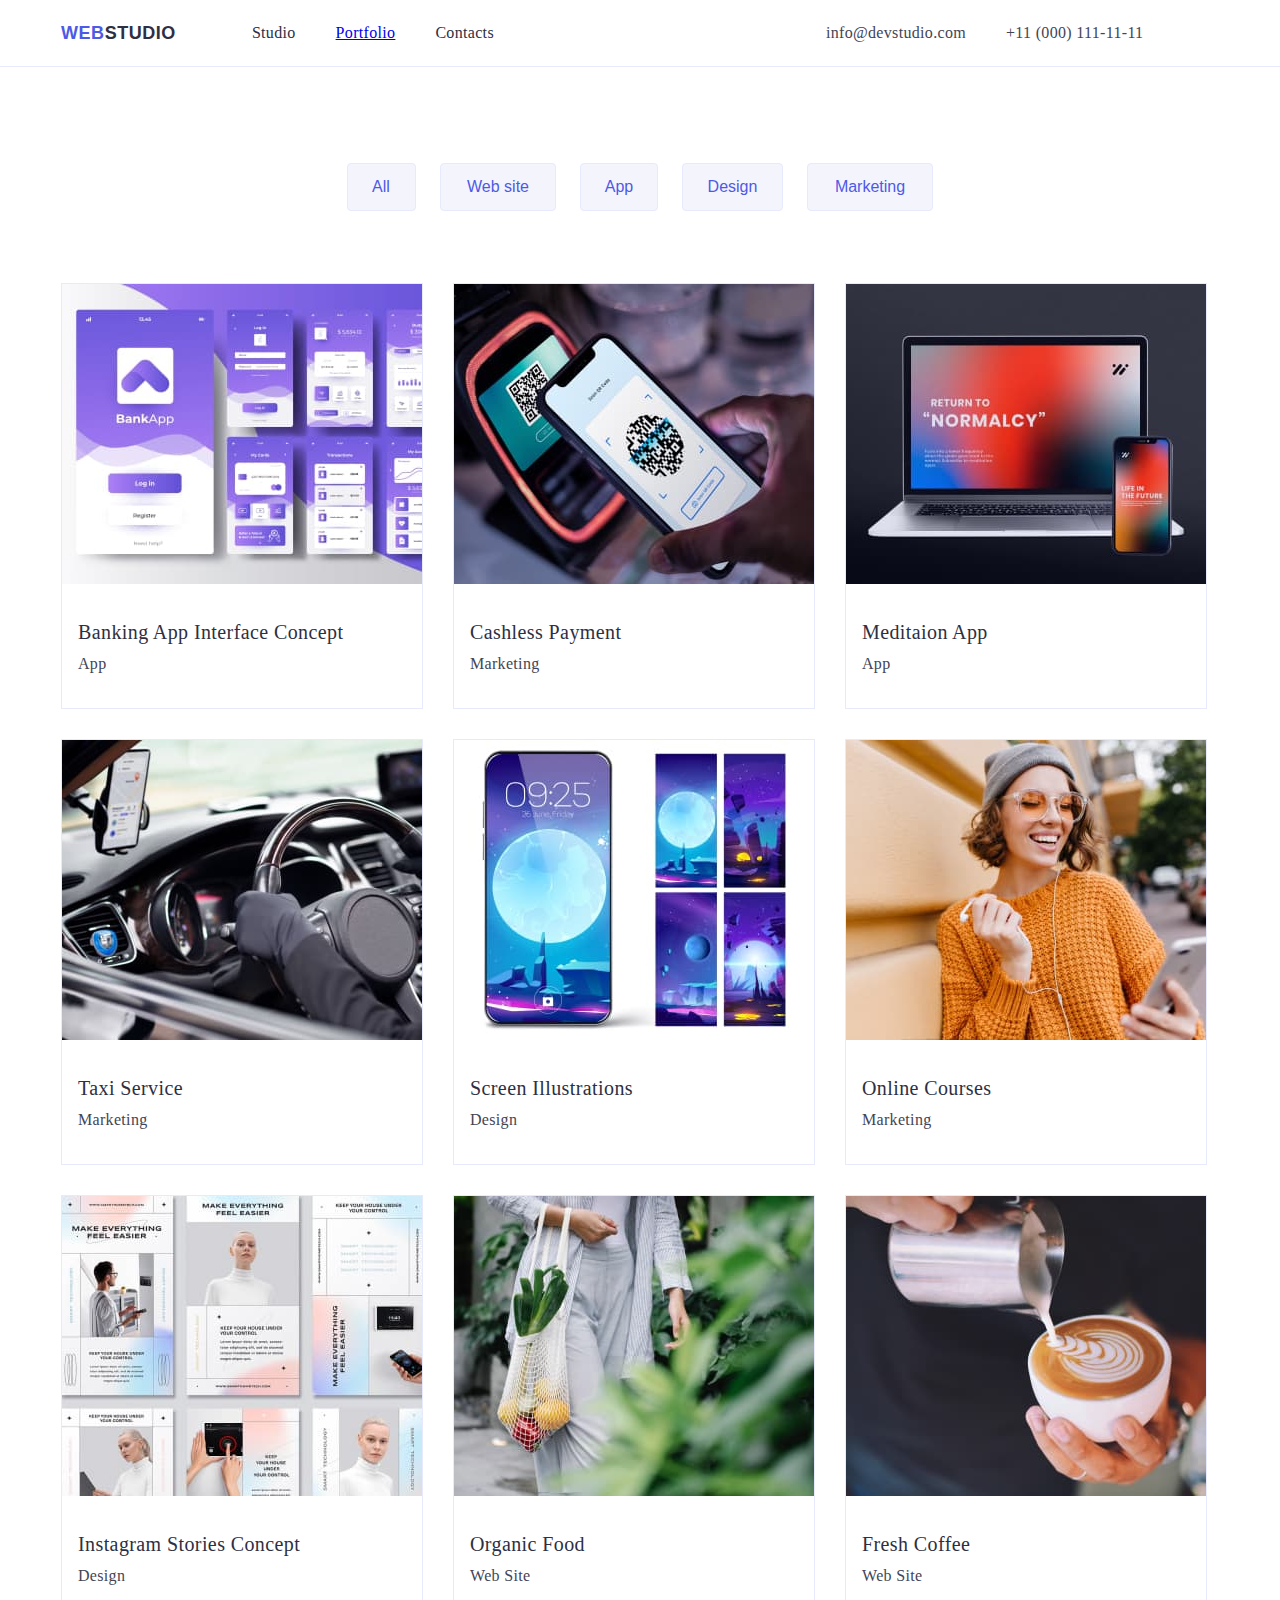
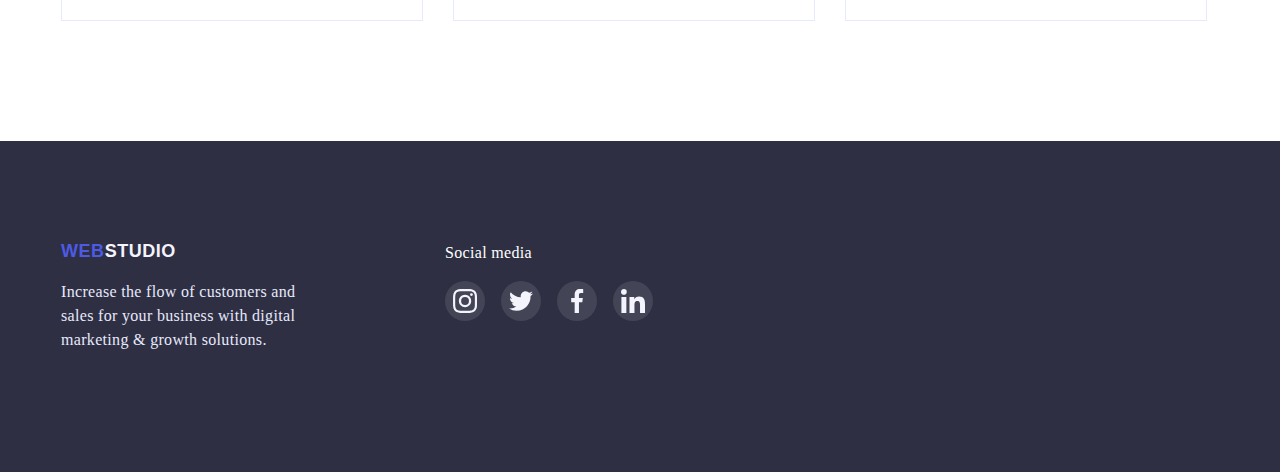
<file: portfolio.html>
<!DOCTYPE html>
<html lang="en">

<head>
  <meta charset="UTF-8" />
  <meta http-equiv="X-UA-Compatible" content="IE=edge" />
  <meta name="viewport" content="width=device-width, initial-scale=1.0" />
  <title>Portfolio</title>

  <link rel="stylesheet" href="./css/styles.css" />
</head>

<body class="body">
  <header class="header">
    <div class="container">
      <nav class="header-navigation">
        <a href="./index.html" class="header-logo"><span class="header-logo-web">Web</span> <span
            class="header-logo-studio">Studio</span></a>
        <ul class="header-list">
          <li class="header-item">
            <a class="header-link" href="./index.html">Studio</a>
          </li>
          <li class="header-item">
            <a class="portfolio-link" href="portfolio.html">Portfolio</a>
          </li>
          <li class="header-item">
            <a class="header-link" href="">Contacts</a>
          </li>
        </ul>
        <address class="address">
          <ul class="address-list">
            <li class="header-mail"><a class="header-mail-link" href="mailto:info@devstudio.com">info@devstudio.com</a>
            </li>
            <li class="header-num"><a class="header-num-link" href="tel:+110001111111">+11 (000) 111-11-11</a>
            </li>
          </ul>

        </address>
      </nav>
    </div>


  </header>
  <main>
    <h1 hidden>features</h1>
    <section class="btn-section">
      <div class="container">
      <ul class="btn-portfolio-list">
        <li>
          <button class="btn-all" type="button"><span class="btn-portfolio-item">All</span></button>
        </li>
        <li>
          <button class="btn-website" type="button"><span class="btn-portfolio-item">Web site</span></button>
        </li>
        <li>
          <button class="btn-app" type="button"><span class="btn-portfolio-item">App</span></button>
        </li>
        <li>
          <button class="btn-design" type="button"><span class="btn-portfolio-item">Design</span></button>
        </li>
        <li>
          <button class="btn-marketing" type="button"><span class="btn-portfolio-item">Marketing</span></button>
        </li>
      </ul>
    </div>
    </section>

    <section>
      <div class="container">
      <ul class="portfolio-photos">
        <li>
          <div class="portfolio-photos-item">
            <img src="./images/bank.jpg" alt="Banking" width="360" height="300">
            <div class="portfolio-photos-content">
              <h3 class="portfolio-top">Banking App Interface Concept</h3>
              <p class="portfolio-paragraph">App</p>
            </div>
          </div>
        </li>
        <li>
          <div class="portfolio-photos-item">
            <img src="./images/cash.jpg" alt="Cashless" width="360" height="300">
            <div class="portfolio-photos-content">
              <h3 class="portfolio-top">Cashless Payment</h3>
              <p class="portfolio-paragraph">Marketing</p>
            </div>
          </div>
        </li>
        <li>
          <div class="portfolio-photos-item">
            <img src="./images/Meditaion.jpg" alt="Meditaion" width="360" height="300">
            <div class="portfolio-photos-content">
              <h3 class="portfolio-top">Meditaion App</h3>
              <p class="portfolio-paragraph">App</p>
            </div>
          </div>
        </li>
        <li>
          <div class="portfolio-photos-item">
            <img src="./images/Taxi.jpg" alt="Taxi" width="360" height="300">
            <div class="portfolio-photos-content">
              <h3 class="portfolio-top">Taxi Service</h3>
              <p class="portfolio-paragraph">Marketing</p>
            </div>
          </div>
        </li>
        <li>
          <div class="portfolio-photos-item">
            <img src="./images/screen.jpg" alt="Screen" width="360" height="300">
            <div class="portfolio-photos-content">
              <h3 class="portfolio-top">Screen Illustrations</h3>
              <p class="portfolio-paragraph">Design</p>
            </div>
          </div>
        </li>
        <li>
          <div class="portfolio-photos-item">
            <img src="./images/courses.jpg" alt="Online courses" width="360" height="300">
            <div class="portfolio-photos-content">
              <h3 class="portfolio-top">Online Courses</h3>
              <p class="portfolio-paragraph">Marketing</p>
            </div>
          </div>
        </li>
        <li>
          <div class="portfolio-photos-item">
            <img src="./images/instagramp.jpg" alt="Instagram" width="360" height="300">
            <div class="portfolio-photos-content">
              <h3 class="portfolio-top">Instagram Stories Concept</h3>
              <p class="portfolio-paragraph">Design</p>
            </div>
          </div>
        </li>
        <li>
          <div class="portfolio-photos-item">
            <img src="./images/organic.jpg" alt="Organic food" width="360" height="300">
            <div class="portfolio-photos-content">
              <h3 class="portfolio-top">Organic Food</h3>
              <p class="portfolio-paragraph">Web Site</p>
            </div>
          </div>
        </li>
        <li>
          <div class="portfolio-photos-item">
            <img src="./images/coffee.jpg" alt="Fresh coffee" width="360" height="300">
            <div class="portfolio-photos-content">
              <h3 class="portfolio-top">Fresh Coffee</h3>
              <p class="portfolio-paragraph">Web Site</p>
            </div>
          </div>
        </li>
      </ul>
    </div>
    </section>
  </main>
  <footer class="footer">
    <div class="container">
    <div class="footer-content">
        <div class="footer-tablet">
        <div class="footer-text">
        <a href="./index.html" class="footer-logo"><span class="footer-logo-web">Web</span><span
                class="footer-logo-studio">Studio</span></a></br>
            <p class="footer-paragraph">Increase the flow of customers and sales for your business with digital
                marketing & growth solutions.
            </p>
        </div>
        <div class="footer-soc-content">
            <h3 class="footer-soc-top">Social media</h3>
            <ul class="footer-soc-list">
                <li class="footer-soc-item">
                    <a href="" class="footer-soc-link">
                        <svg class="footer-soc-icon" width="24" height="24">
                            <use href="./images/icons.svg#icon-instagram"></use>
                        </svg>
                    </a>
                </li>
                <li class="footer-soc-item">
                    <a href="" class="footer-soc-link">
                        <svg class="footer-soc-icon" width="24" height="24">
                            <use href="./images/icons.svg#icon-twitter"></use>
                        </svg>
                    </a>
                </li>
                <li class="footer-soc-item">
                    <a href="" class="footer-soc-link">
                        <svg class="footer-soc-icon" width="24" height="24">
                            <use href="./images/icons.svg#icon-facebook"></use>
                        </svg>
                    </a>
                </li>
                <li class="footer-soc-item">
                    <a href="" class="footer-soc-link">
                        <svg class="footer-soc-icon" width="24" height="24">
                            <use href="./images/icons.svg#icon-linkedin"></use>
                        </svg>
                    </a>
                </li>
            </ul>
          </div>
        </div>
    </div>
</div>
</footer>
</body>

</html>
</file>
<file: css/styles.css>
.body {
    font-family: 'Roboto';
    margin: 0;
    color: #2E2F42;
}

ul {
    list-style: none;
    padding-left: 0;
    margin: 0;
}


p,
h1,
h2,
h3,
h4,
h5,
h6 {
    margin: 0;
}


.container {

    max-width: 1158px;
    padding-left: 15px;
    padding-right: 15px;
    margin: 0 auto;
}

.section {
    padding-left: auto;
}

.header {
    box-sizing: border-box;




    background: #FFFFFF;

    border-bottom: 1px solid #E7E9FC;
}

.header-navigation {
    display: flex;
    align-items: center;
}

.header-list {
    display: flex;
    flex-direction: row;
    align-items: flex-start;

    gap: 40px;



    margin-left: 76px;

    list-style: none;
}

.header-item {
    font-style: normal;
    font-weight: 500;
    font-size: 16px;
    line-height: 24px;


    letter-spacing: 0.02em;
    color: #2E2F42;
}

.header-link {

    font-size: 16px;
    line-height: 24px;

    letter-spacing: 0.02em;

    color: #2E2F42;
    text-decoration: none
}

.header-link:hover {
    color: #404BBF;
    text-decoration: underline var(--nav-color);
}

.studio-link:hover,
.studio-link:active,
.studio-link::after,
.studio-link:visited {
    display: block;
    content: "";
    position: relative;
    color: #404BBF;
    text-decoration: underline var(--nav-color);
}

.portfolio-link:hover,
.portfolio-link:active,
.portfolio-link::after,
.portfolio-link:visited {
    display: block;
    content: "";
    position: relative;
    color: #404BBF;
    text-decoration: underline var(--nav-color);
}

.header-link:focus {
    color: #404BBF;
}

.header-logo {
    font-family: "Raleway", sans-serif;
    font-style: normal;
    font-weight: 800;
    font-size: 18px;
    line-height: 24px;
    display: flex;
    flex-direction: row;
    align-items: flex-start;
    text-transform: uppercase;

    text-decoration: none
}

.header-logo-web {
    font-size: 18px;
    line-height: 24px;
    font-weight: 800;

    letter-spacing: 0.03em;
    text-transform: uppercase;

    color: #4D5AE5;
}

.header-logo-studio {
    font-size: 18px;
    line-height: 24px;
    font-weight: 800;

    letter-spacing: 0.03em;
    text-transform: uppercase;

    color: #2E2F42;
}

.address-list {
    display: flex;
    flex-direction: row;
    align-items: flex-start;
    margin-left: 332px;
    padding-top: 24px;
    padding-bottom: 24px;

    font-style: normal;
}

.header-mail {
    display: flex;
    font-weight: 400;
    font-size: 16px;

    letter-spacing: 0.02em;
    list-style: none;
}

.header-mail-link {


    font-size: 16px;


    letter-spacing: 0.02em;

    color: #434455;
    text-decoration: none
}

.header-mail-link:hover {
    color: #404BBF;
}

.header-num {
    display: flex;
    margin-left: 40px;
    font-weight: 400;
    font-size: 16px;

    letter-spacing: 0.02em;
    list-style: none;
}

.header-num-link {


    font-size: 16px;


    letter-spacing: 0.02em;

    color: #434455;
    text-decoration: none
}

.header-num-link:hover {
    color: #404BBF;
}



.section-main {
    padding-top: 200px;
    padding-bottom: 200px;
    text-align: center;
    background: #2E2F42;
   
}

.overlay{
    margin-left: auto;
    margin-right: auto;
    background-repeat: no-repeat;
    background-position: center;
    background-size: cover;
    background-image: linear-gradient(to right, rgba(46, 47, 66, 0.7), rgba(46, 47, 66, 0.7)), url(../images/hero.jpg);
}

.effective-solutions {
    display: block;
    width: 496px;
    height: 120px;

    margin-top: 0;
    margin-bottom: 0;
    margin-right: auto;
    margin-left: auto;

    font-weight: 700;
    font-size: 56px;
    line-height: 60px;
    text-align: center;
    letter-spacing: 0.02em;


    color: #FFFFFF;
}


.main-btn {
    display: flex;
    align-items: center;
    color: #FFFFFF;
    background-color: #4D5AE5;
    cursor: pointer;
    font-weight: 500;
    font-size: 16px;
    line-height: 1.8;
    text-align: center;
    letter-spacing: 0.04em;
    border-radius: 4px;
    padding-left: 32px;
    padding-right: 32px;
    padding-top: 10px;
    padding-bottom: 10px;
    border: 0;
    margin-top: 48px;
    margin-left: 500px;


}

.main-btn:hover {
    background: #404BBF;
}

.section-first {
    padding-top: 120px;
    padding-bottom: 120px;
    list-style: none;

}

.section-first-list {
    display: flex;
    gap: 30px;
    list-style: none;
}



.secrion-first-top .section-first-list {
    font-weight: 700;
    font-size: 14px;
    line-height: 1.14;
    text-transform: uppercase;
    margin-bottom: 10px;
    margin-top: 30px;
}

.section-first-list .section-first-item {

    font-weight: 400;
    font-size: 16px;
    line-height: 24px;

    color: #434455;
}


.section-first-soc-item{
    width: 264px;
    height: 112px;
}

.section-first-soc-link{
    width: 100%;
    height: 100%;
    display: flex;
    justify-content: center;
    align-items: center;
    background-color: #F4F4FD;
}



.section-second {
    padding-bottom: 120px;
}

.section-second-list {
    display: flex;
    margin-top: 72px;
    gap: 24px;
    list-style: none;
}

.section-second-r {
    width: 360px;
    height: 300px;
}

.section-second-top {
    font-weight: 700;
    font-size: 36px;
    line-height: 40px;
    text-align: center;
    color: #2E2F42;
}

.section-third {
    padding-bottom: 120px;
    background: #F4F4FD;
}

.section-third-list {
    display: flex;

    justify-content: center;
    align-items: center;


    margin-top: 72px;
    border-radius: 0px 0px 4px 4px;

    list-style: none;
}

.section-third-top {
    font-weight: 700;
    font-size: 36px;
    line-height: 40px;
    padding-top: 120px;
    text-align: center;
}

.section-third-item {

    padding-bottom: 20px;
    margin-right: 24px;

    background: #FFFFFF;
    box-shadow: 0px 1px 6px;
}

.section-third-names {
    font-size: 20px;
    line-height: 24px;
    margin-top: 32px;
    text-align: center;
    letter-spacing: 0.02em;
}

.section-third-job {
    font-weight: 400;
    font-size: 16px;
    line-height: 24px;
    margin-top: 8px;
margin-bottom: 8px;
    text-align: center;
    letter-spacing: 0.02em;
}

.section-soc-list{
display: flex;
justify-content: center;
gap: 24px;
}

.section-soc-item{
width: 40px;
height: 40px;
}

.section-soc-link{
width: 100%;
height: 100%;
border-radius: 50%;
display: flex;
justify-content: center;
align-items: center;
background-color: #4D5AE5;
}

.section-soc-link:is(:hover, :focus){
    background-color: #404BBF;
}

.customers{
padding-top: 120px;
padding-bottom: 120px;
}

.customers-top{
    text-align: center;
    font-weight: 700;
font-size: 36px;
line-height: 40px;
    margin-bottom: 72px;
}

.customers-list{
display: flex;
gap: 24px;
}

.customers-item{
width: calc((100% - 150px) / 6);
height: 88px;
}

.customers-link{
width: 100%;
height: 100%;
border: 1px solid #8E8F99;
border-radius: 4px;
display: flex;
align-items: center;
justify-content: center;
}

.customers-icon{
fill: #8E8F99;
}

.customers-link:is(:hover, :focus){
    border-color: #404BBF;
}

.customers-link:is(:hover, :focus) .customers-icon{
    fill: #404BBF;
}

.footer {
    padding-top: 100px;
    padding-bottom: 120px;
   
    background: #2E2F42;
}

.footer-content{
    display: inline;
   
}

.footer-tablet{
    display: flex;
}

.footer-logo {
    display: flex;
    font-family: "Raleway", sans-serif;
    font-weight: 800;

    text-decoration: none
}

.footer-paragraph {

    display: flex;
width: 264px;
    font-weight: 400;
    font-size: 16px;
    line-height: 24px;
    letter-spacing: 0.02em;

    color: #E7E9FC;
}


.footer-logo-web {
    font-size: 18px;
    line-height: 21px;


    text-transform: uppercase;
    letter-spacing: 0.03em;

    color: #4D5AE5;
}

.footer-logo-studio {
    font-size: 18px;
    line-height: 21px;


    letter-spacing: 0.03em;
    text-transform: uppercase;
    color: #F4F4FD;
}

.footer-soc-content{
    margin-left: 120px;
}

.footer-soc-top{
    display: flex;
    text-align: center;
    margin-bottom: 16px;
font-weight: 500;
font-size: 16px;
line-height: 24px;

letter-spacing: 0.02em;

color: #FFFFFF;
}

.footer-soc-list{
    display: flex;
    justify-content: center;
    gap: 16px;
    list-style: none;
}

.footer-soc-item{
    width: 40px;
    height: 40px;
}

.footer-soc-link{
    width: 100%;
    height: 100%;
    border-radius: 50%;
    display: flex;
    justify-content: center;
    align-items: center;
    background-color: rgba(255, 255, 255, 0.1);
}

.footer-soc-link:is(:hover, :focus){
    background-color: #31D0AA;
}

.btn-section {
    padding-top: 96px;
}

.btn-portfolio-list {
    display: flex;
    margin-bottom: 72px;
    gap: 24px;
    -webkit-box-pack: center;
    -ms-flex-pack: center;
    justify-content: center;
    list-style: none;
}

.btn-portfolio-item {
    font-weight: 500;
    font-size: 16px;
    line-height: 24px;
    color: #4D5AE5;
}

.btn-portfolio-item:focus,
.btn-portfolio-item:hover {
    color: #FFFFFF;
}

.btn-all {
    display: flex;
    flex-direction: row;
    align-items: flex-start;
    padding: 12px 24px;
    align-items: center;
    width: 69px;
    height: 48px;
    background: #F4F4FD;
    border: 1px solid #E7E9FC;
    border-radius: 4px;
}

.btn-all:hover {
    background-color: #404BBF;
    
}

.btn-website {
    box-sizing: border-box;

    display: flex;
    flex-direction: row;
    justify-content: center;
    align-items: center;
    padding: 12px 24px;
    width: 116px;
    height: 48px;

    background: #F4F4FD;
    border: 1px solid #E7E9FC;
    border-radius: 4px;
}

.btn-website:hover {
    background-color: #404BBF;
}

.btn-app {
    box-sizing: border-box;

    display: flex;
    flex-direction: row;
    justify-content: center;
    align-items: center;
    padding: 12px 24px;
    width: 78px;
    height: 48px;

    background: #F4F4FD;
    border: 1px solid #E7E9FC;
    border-radius: 4px;
}

.btn-app:hover {
    background-color: #404BBF;
}

.btn-design {
    box-sizing: border-box;

    display: flex;
    flex-direction: row;
    justify-content: center;
    align-items: center;
    padding: 12px 24px;
    width: 101px;
    height: 48px;

    background: #F4F4FD;
    border: 1px solid #E7E9FC;
    border-radius: 4px;
}

.btn-design:hover {
    background-color: #404BBF;
}

.btn-marketing {
    box-sizing: border-box;

    display: flex;
    flex-direction: row;
    justify-content: center;
    align-items: center;
    padding: 12px 24px;
    width: 126px;
    height: 48px;

    background: #F4F4FD;
    border: 1px solid #E7E9FC;
    border-radius: 4px;
}

.btn-marketing:hover {
    background-color: #404BBF;
}

.portfolio-photos {

    box-sizing: border-box;
    display: flex;

    padding-bottom: 120px;
    gap: 30px;

    background: #FFFFFF;
    list-style: none;
    flex-wrap: wrap;
}

.portfolio-photos-item {
    align-items: center;


    background: #FFFFFF;
    border: 1px solid #E7E9FC;
}

.portfolio-photos-content {
    padding: 32px 16px 32px 16px;
}

.portfolio-top {
    font-weight: 500;
    font-size: 20px;
    line-height: 24px;

    letter-spacing: 0.02em;

    color: #2E2F42;
}

.portfolio-paragraph {
    font-weight: 400;
    font-size: 16px;
    line-height: 24px;
    margin-top: 8px;
    letter-spacing: 0.02em;

    color: #434455;
}

.footer-portfolio {
    display: flex;
    padding-bottom: 120px;
    padding-left: 156px;

    background: #2E2F42;
}
</file>
